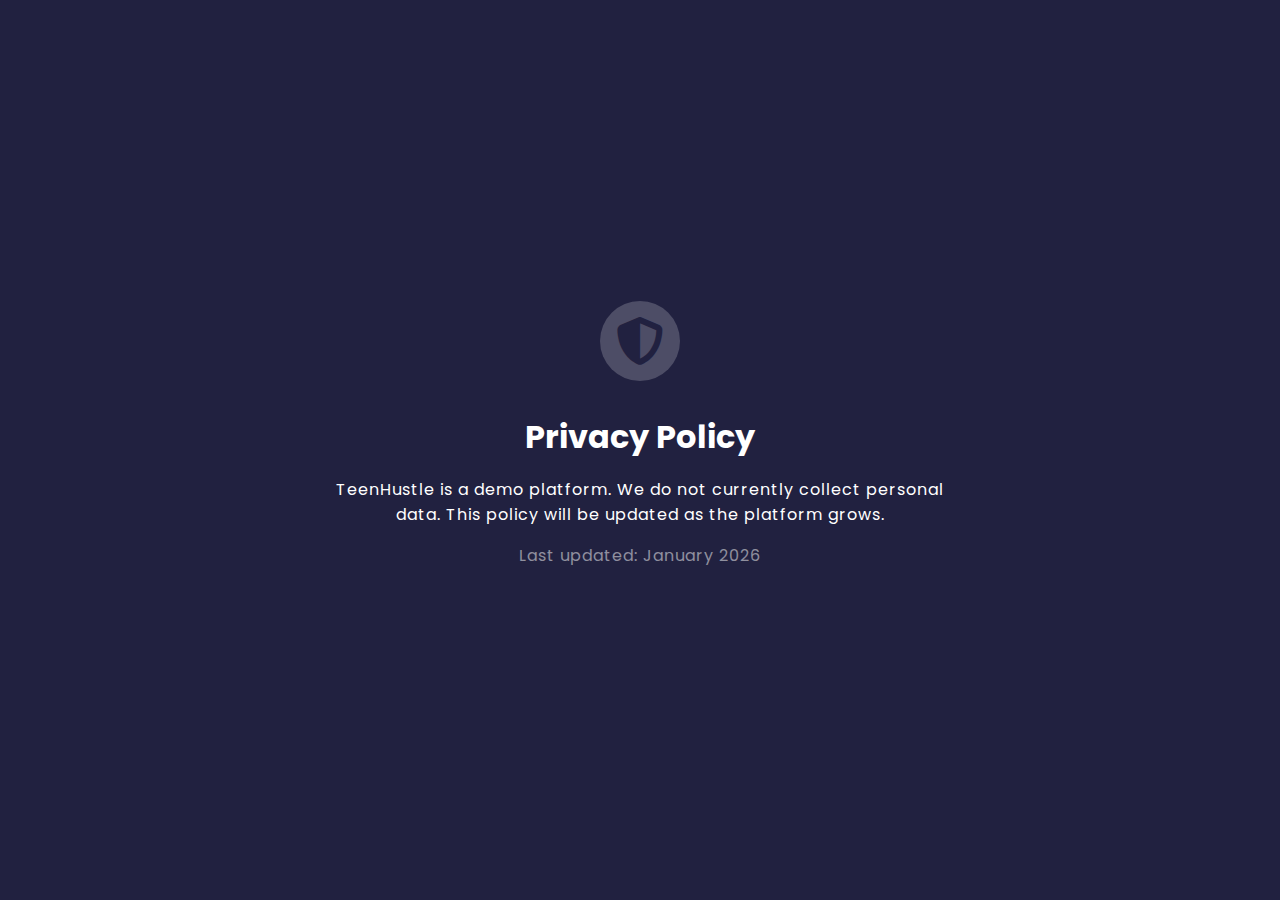
<file: index4.html>
<!doctype html>
<html lang="en">
  <head>
    <meta charset="UTF-8" />
    <meta name="viewport" content="width=device-width, initial-scale=1.0" />
    <title>Privacy/Policy</title>
    <link rel="stylesheet" href="style4.css" />
    <link
      rel="stylesheet"
      href="https://cdnjs.cloudflare.com/ajax/libs/font-awesome/6.5.0/css/all.min.css"
    />
  </head>
  <body>
    <div class="banner">
      <div class="content">
        <a href="#" class="icon"><i class="fa-solid fa-shield-halved"></i></a>
        <h1>Privacy Policy</h1>
        <p>
          TeenHustle is a demo platform. We do not currently collect personal
         <br> data. This policy will be updated as the platform grows.
        </p>
        <p class="update">Last updated: January 2026</p>
      </div>
    </div>
  </body>
</html>
</file>
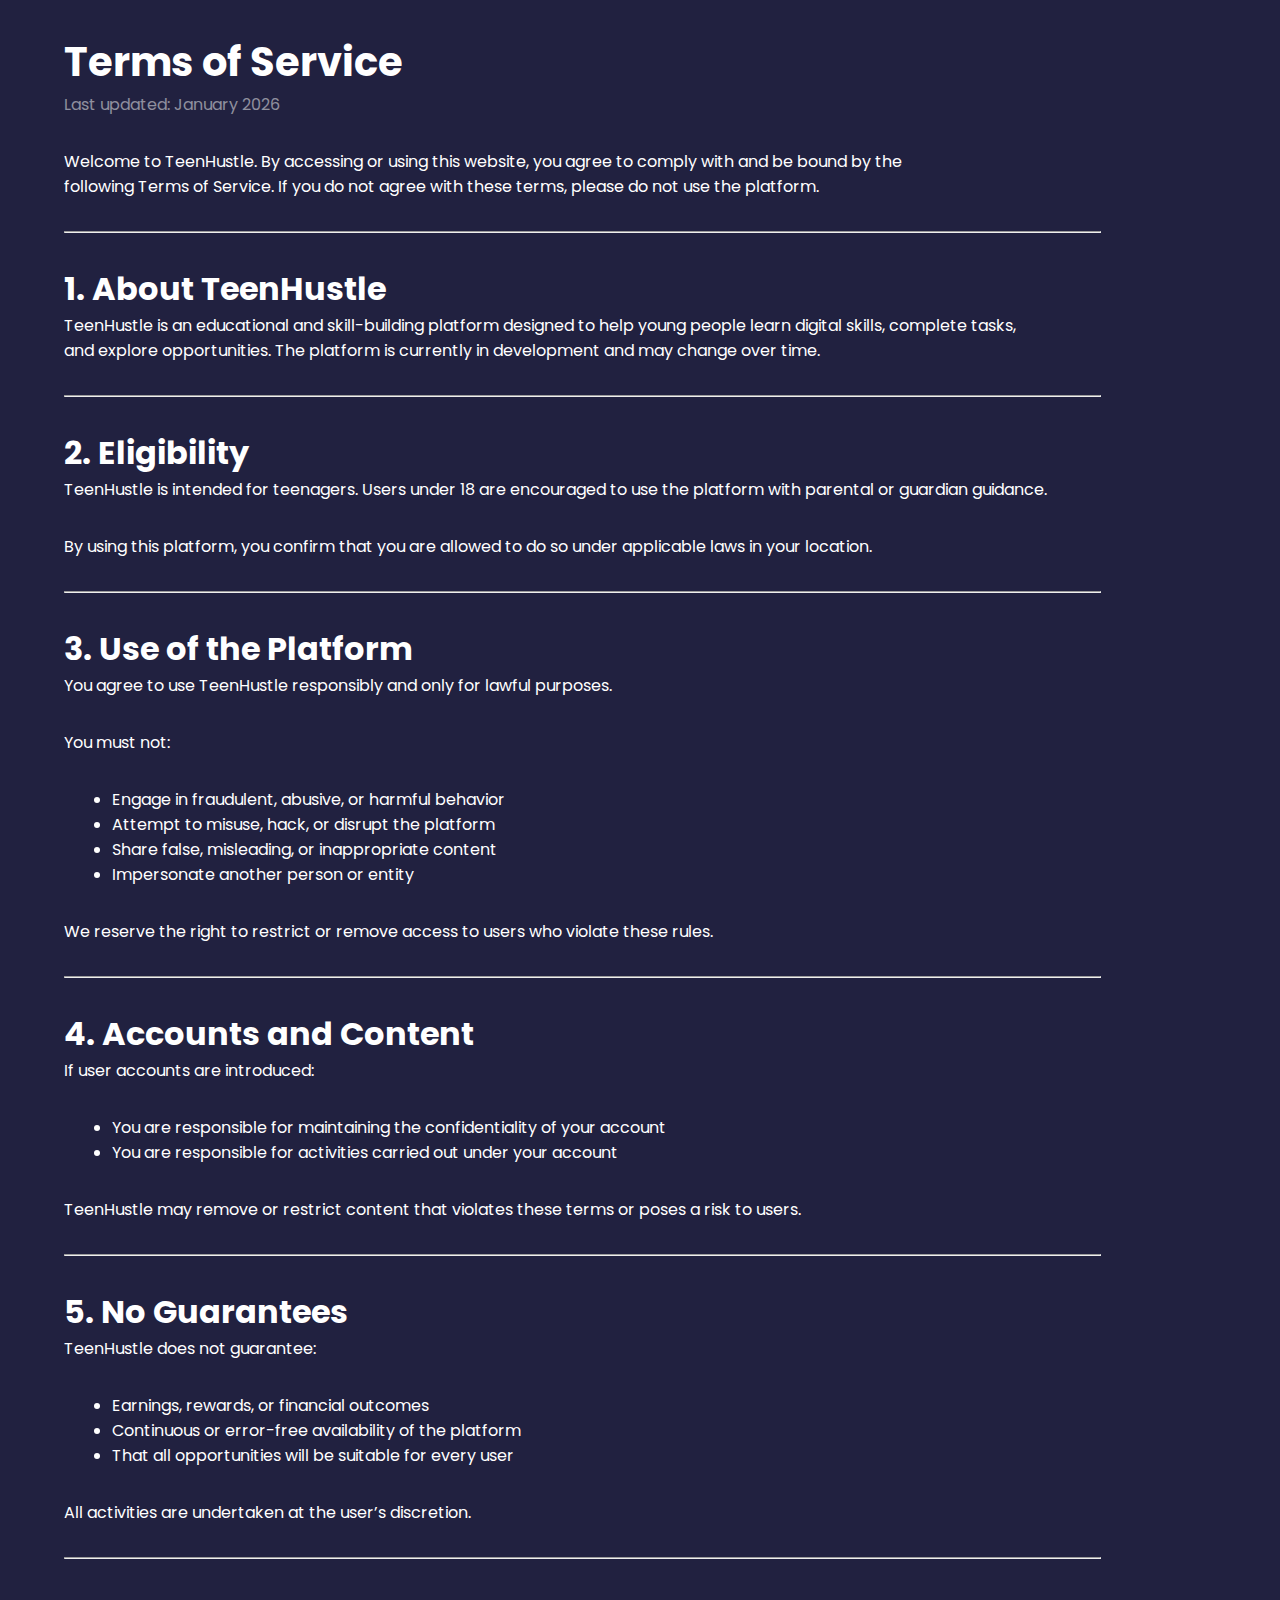
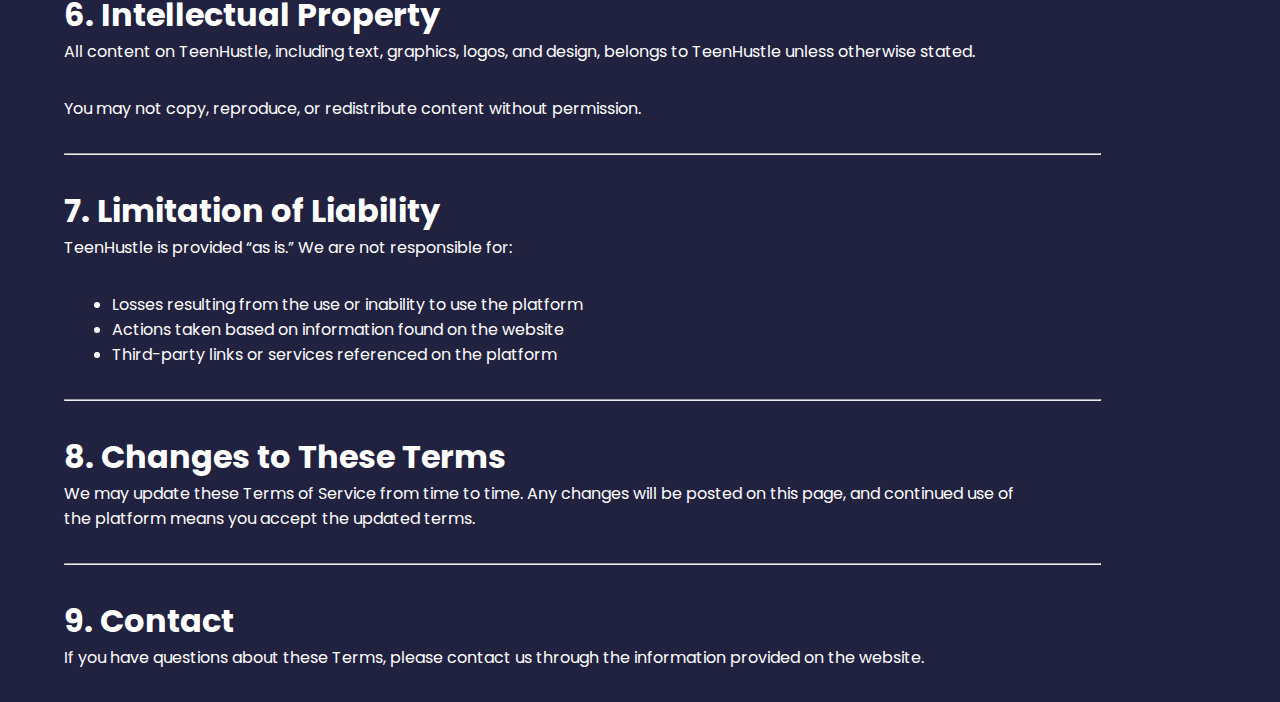
<file: index5.html>
<!DOCTYPE html>
<html lang="en">
<head>
    <meta charset="UTF-8">
    <meta name="viewport" content="width=device-width, initial-scale=1.0">
    <title>Terms Of Service</title>
    <link rel="stylesheet" href="style5.css">
</head>
<body>
    <h1 class="heading">Terms of Service</h1>
    <p class="update">Last updated: January 2026</p>
    <p>Welcome to TeenHustle. By accessing or using this website, you agree to comply with and be bound by the <br> following Terms of Service. If you do not agree with these terms, please do not use the platform.</p>
    <hr>

    <h1>1. About TeenHustle</h1>
    <p>TeenHustle is an educational and skill-building platform designed to help young people learn digital skills, complete tasks, <br> and explore opportunities. The platform is currently in development and may change over time.</p>
    <hr>

    <h1>2. Eligibility</h1>
    <p>TeenHustle is intended for teenagers. Users under 18 are encouraged to use the platform with parental or guardian guidance.</p>
    <p>By using this platform, you confirm that you are allowed to do so under applicable laws in your location.</p>
    <hr>

    <h1>3. Use of the Platform</h1>
    <p>You agree to use TeenHustle responsibly and only for lawful purposes.</p>
    <p>You must not:</p>
    <ul>
        <li>Engage in fraudulent, abusive, or harmful behavior</li>
        <li>Attempt to misuse, hack, or disrupt the platform</li>
        <li>Share false, misleading, or inappropriate content</li>
        <li>Impersonate another person or entity</li>
    </ul>
    <p>We reserve the right to restrict or remove access to users who violate these rules.</p>
    <hr>

    <h1>4. Accounts and Content</h1>
    <p>If user accounts are introduced:</p>
    <ul>
        <li>You are responsible for maintaining the confidentiality of your account</li>
        <li>You are responsible for activities carried out under your account</li>
    </ul>
    <p>TeenHustle may remove or restrict content that violates these terms or poses a risk to users.</p>
    <hr>

    <h1>5. No Guarantees</h1>
    <p>TeenHustle does not guarantee:</p>
    <ul>
        <li>Earnings, rewards, or financial outcomes</li>
        <li>Continuous or error-free availability of the platform</li>
        <li>That all opportunities will be suitable for every user</li>
    </ul>
    <p>All activities are undertaken at the user’s discretion.</p>
    <hr>

    <h1>6. Intellectual Property</h1>
    <p>All content on TeenHustle, including text, graphics, logos, and design, belongs to TeenHustle unless otherwise stated.</p>
    <p>You may not copy, reproduce, or redistribute content without permission.</p>
    <hr>

    <h1>7. Limitation of Liability</h1>
    <p>TeenHustle is provided “as is.” We are not responsible for:</p>
    <ul>
        <li>Losses resulting from the use or inability to use the platform</li>
        <li>Actions taken based on information found on the website</li>
        <li>Third-party links or services referenced on the platform</li>
    </ul>
    <hr>

    <h1>8. Changes to These Terms</h1>
    <p>We may update these Terms of Service from time to time. Any changes will be posted on this page, and continued use of <br> the platform means you accept the updated terms.</p>
    <hr>

    <h1>9. Contact</h1>
    <p>If you have questions about these Terms, please contact us through the information provided on the website.</p>
</body>
</html>
</file>
<file: style4.css>
@import url('https://fonts.googleapis.com/css2?family=Poppins:wght@300;400;500;600;700;800;900&display=swap');
*{
    box-sizing: border-box;
    margin: 0;
    padding: 0;
    font-family: 'Poppins', sans-serif;
}

html{
    scroll-behavior: smooth;
}

body{
    background-color: #212140;
}

.content{
    height: 100vh;
    color: white;  
    display: flex;
    align-items: center;
    justify-content: center;
    flex-direction: column;
    text-align: center;
}

.icon{
    background-color: rgba(255, 255, 255, 0.2);
    border-radius: 50%;
    color: #212140;
    font-size: 3rem;
    position: relative;
    display: inline-flex;
    align-items: center;
    justify-content: center;
    height: 80px;
    width: 80px;
    text-decoration: none;
    cursor: none;
    margin-top: -2rem;
    margin-bottom: 2rem;
}

p{
    letter-spacing: 1px;
    margin-top: 1rem;
}

.update{
    color: rgba(255, 255, 255, 0.5);
}
</file>
<file: style5.css>
@import url('https://fonts.googleapis.com/css2?family=Poppins:wght@300;400;500;600;700;800;900&display=swap');
*{
    box-sizing: border-box;
    margin: 0;
    padding: 0;
    font-family: 'Poppins', sans-serif;
}

html{
    scroll-behavior: smooth;
}

body{
    background-color: #212140;
    color: white;
    margin: 2rem 4rem;
}

.heading{
    font-size: 2.5rem;
}

.update{
    color: rgba(255, 255, 255, 0.5);
}

h1{
    margin-top: 2rem;
}

p{
    margin-bottom: 2rem;
}

ul{
    margin: 0 3rem 2rem 3rem;
}

hr{
    width: 90%;
}
</file>
